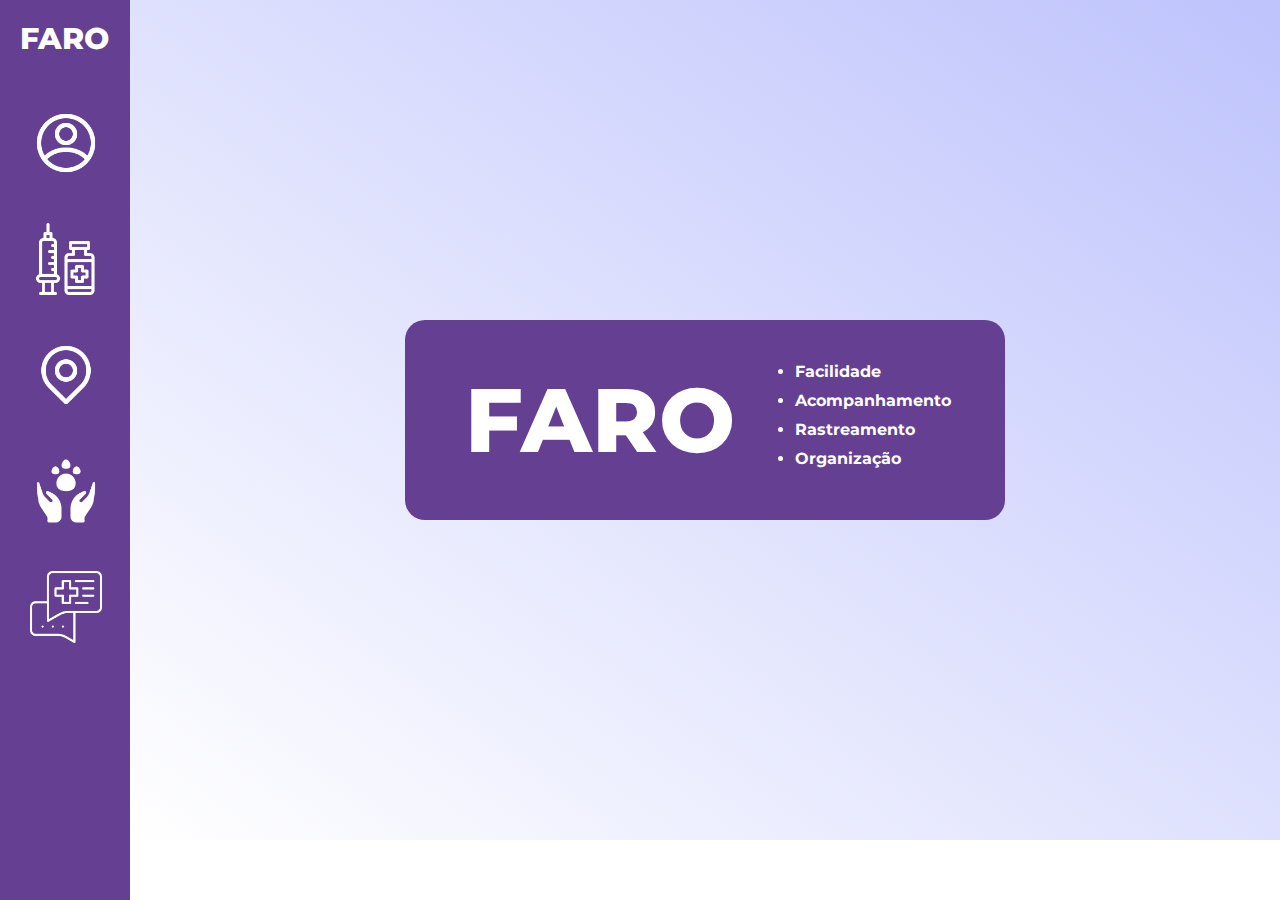
<file: index.html>
<!DOCTYPE html>
<html lang="pt-br">
<head>
    <meta charset="UTF-8">
    <meta name="viewport" content="width=device-width, initial-scale=1.0">
    <title>Landing Page</title>
    <link rel="stylesheet" href="styles.css">
    <style id="montserrat">
        @import url('https://fonts.googleapis.com/css2?family=Montserrat:ital,wght@0,100..900;1,100..900&display=swap');
    </style>
</head>
<body>
    <div id="shoulder">
        <div id="logo">FARO</div>
        <div id="menu">
            <ul>
                <li><a href="#"><img class="icon" src="assets/profile_icon.png" alt="Perfil"></a></li>
                <li><a href="#"><img class="icon" src="assets/vaccine_icon.png" alt="Cartão de vacinas"></a></li>
                <li><a href="#"><img class="icon" src="assets/finder_icon.png" alt="Perdi meu peto/Doar"></a></li>
                <li><a href="#"><img class="icon" src="assets/services_icon.png" alt="Agregador e serviços"></a></li>
                <li><a href="#"><img class="icon" src="assets/forum_icon.png" alt="Fórum e artigos"></a></li>
            </ul>
        </div>
    </div>
    <div id="content">
        <div id="center-card">
            <div id="logo-big">FARO</div>
            <ul>
                <li>Facilidade</li>
                <li>Acompanhamento</li>
                <li>Rastreamento</li>
                <li>Organização</li>
            </ul>
        </div>
    </div>
</body>
</html>
</file>
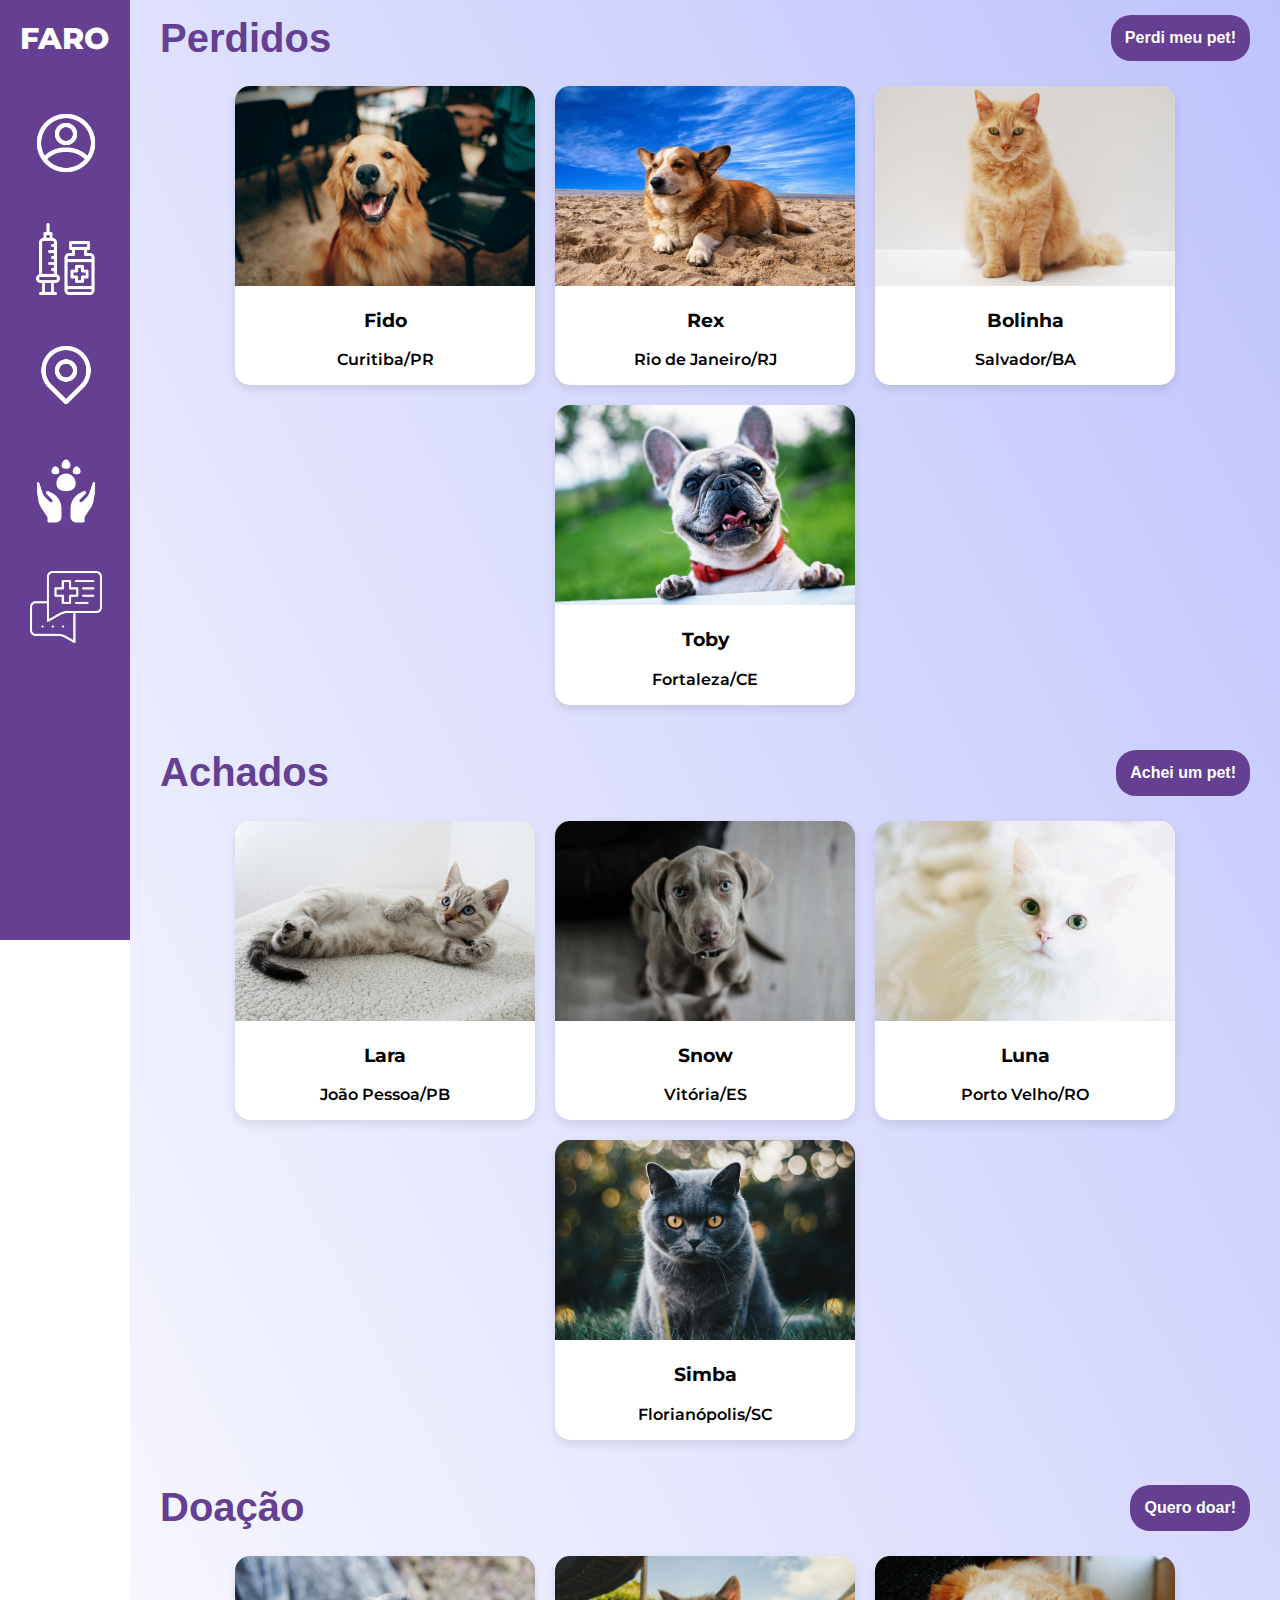
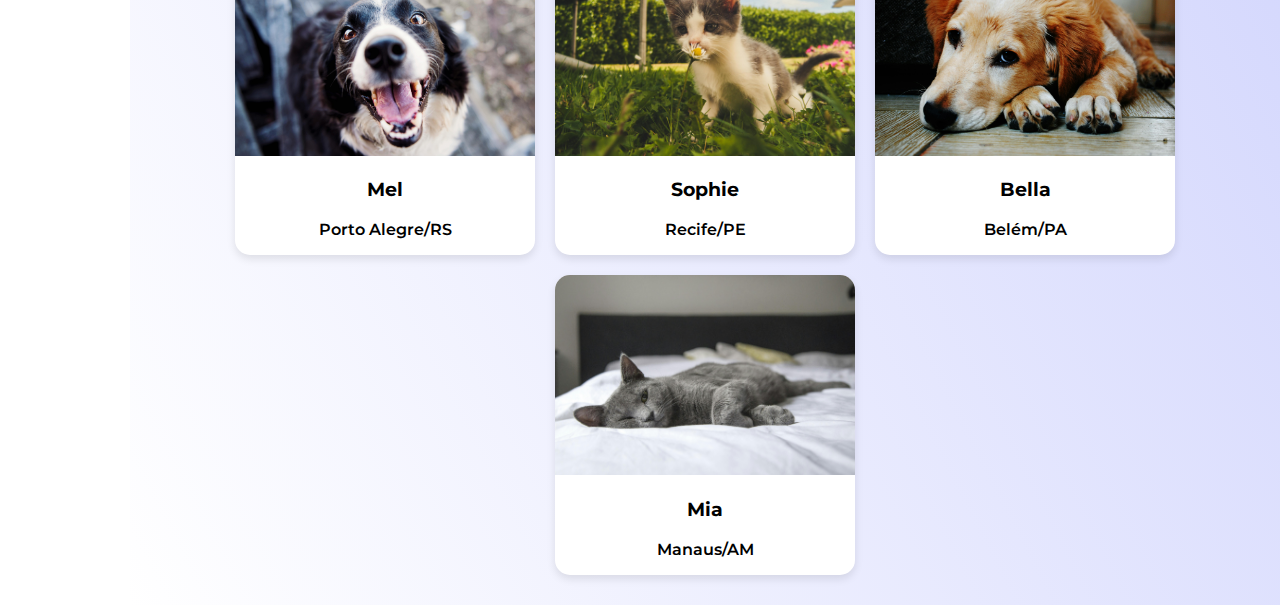
<file: lost-and-found.html>
<!DOCTYPE html>
<html lang="pt-br">
<head>
    <meta charset="UTF-8">
    <meta name="viewport" content="width=device-width, initial-scale=1.0">
    <title>Achados, Perdidos e Doações</title>
    <link rel="stylesheet" href="lost-and-found.css">
    <style id="montserrat">
        @import url('https://fonts.googleapis.com/css2?family=Montserrat:ital,wght@0,100..900;1,100..900&display=swap');
    </style>
    <script src="lost-and-found.js"></script>
</head>
<body>
    <div id="shoulder">
        <div id="logo" onclick="">FARO</div>
        <div id="menu">
            <ul>
                <li><a href="#"><img class="icon" src="assets/profile_icon.png" alt="Perfil"></a></li>
                <li><a href="#"><img class="icon" src="assets/vaccine_icon.png" alt="Cartão de vacinas"></a></li>
                <li><a href="lost-and-found.html"><img class="icon" src="assets/finder_icon.png" alt="Perdi meu peto/Doar"></a></li>
                <li><a href="#"><img class="icon" src="assets/services_icon.png" alt="Agregador e serviços"></a></li>
                <li><a href="#"><img class="icon" src="assets/forum_icon.png" alt="Fórum e artigos"></a></li>
            </ul>
        </div>
    </div>
    <div id="content">
        <div class="card-row" id="perdidos">
            <div class="category-header">
                <div class="category-title">Perdidos</div>
                <button onclick="window.location.href = 'index.html'" class="category-button">Perdi meu pet!</button>
            </div>
            <!-- Cards de animais perdidos serão adicionados aqui -->
        </div>
        <div class="card-row" id="achados">
            <div class="category-header">
                <div class="category-title">Achados</div>
                <button class="category-button">Achei um pet!</button>
            </div>
            <!-- Cards de animais achados serão adicionados aqui -->
        </div>
        <div class="card-row" id="doacao">
            <div class="category-header">
                <div class="category-title">Doação</div>
                <button class="category-button">Quero doar!</button>
            </div>
            <!-- Cards de animais para doação serão adicionados aqui -->
        </div>
    </div>
    
    
</body>
</html>
</file>
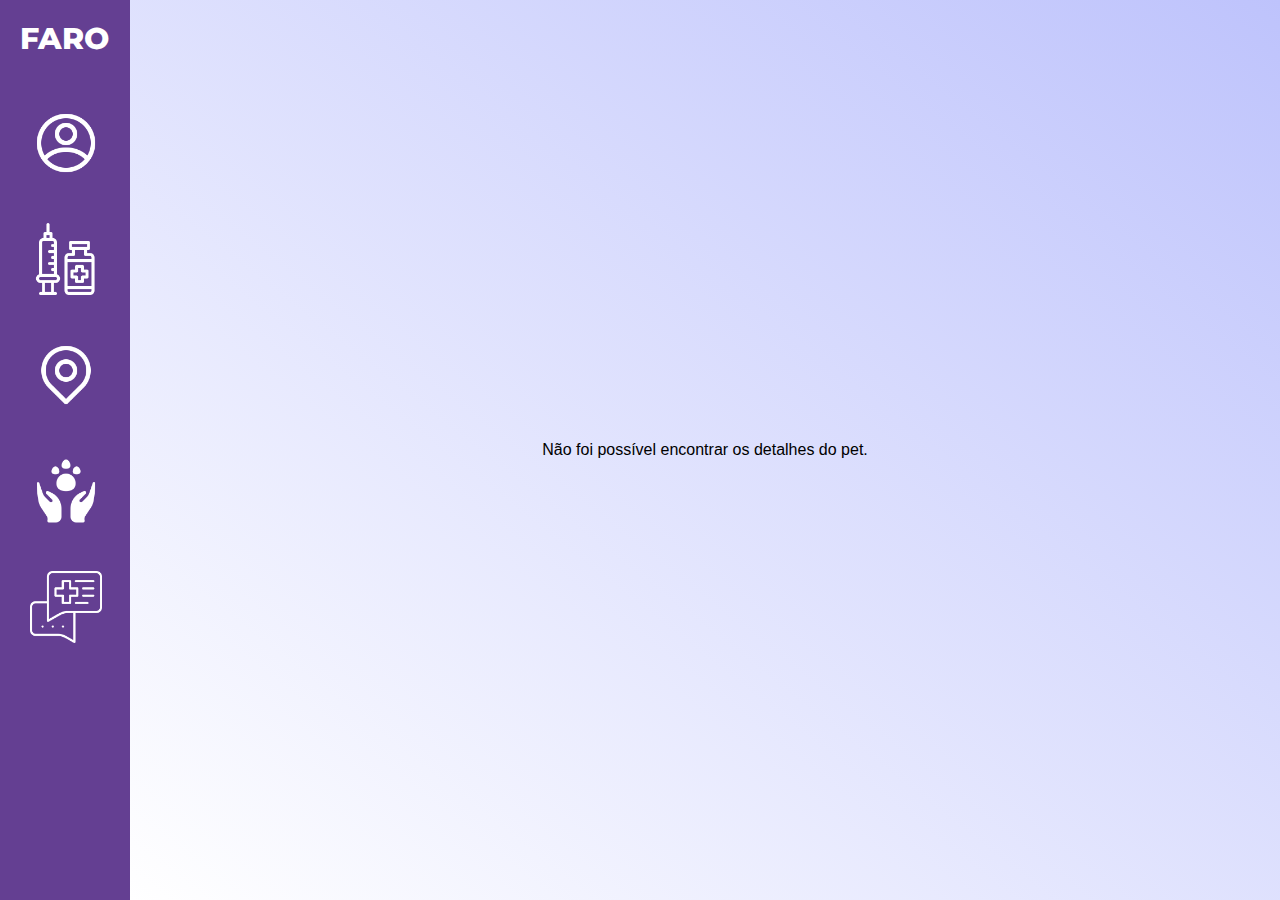
<file: pet-details.html>
<!DOCTYPE html>
<html lang="pt-br">
<head>
    <meta charset="UTF-8">
    <meta name="viewport" content="width=device-width, initial-scale=1.0">
    <title>Detalhes do Pet</title>
    <link rel="stylesheet" href="pet-details.css">
    <style id="montserrat">
        @import url('https://fonts.googleapis.com/css2?family=Montserrat:ital,wght@0,100..900;1,100..900&display=swap');
    </style>
    <script src="pet-details.js"></script>
</head>
<body>
    <div id="shoulder">
        <div id="logo">FARO</div>
        <div id="menu">
            <ul>
                <li><a href="#"><img class="icon" src="assets/profile_icon.png" alt="Perfil"></a></li>
                <li><a href="#"><img class="icon" src="assets/vaccine_icon.png" alt="Cartão de vacinas"></a></li>
                <li><a href="lost-and-found.html"><img class="icon" src="assets/finder_icon.png" alt="Perdi meu peto/Doar"></a></li>
                <li><a href="#"><img class="icon" src="assets/services_icon.png" alt="Agregador e serviços"></a></li>
                <li><a href="#"><img class="icon" src="assets/forum_icon.png" alt="Fórum e artigos"></a></li>
            </ul>
        </div>
    </div>
    <div id="content">
        <!-- Detalhes do pet serão adicionados aqui -->
    </div>
</body>
</html>
</file>
<file: styles.css>
body {
    margin: 0;
    padding: 0;
    font-family: Arial, sans-serif;
}

#shoulder {
    background-color: #643F92;
    color: #ffffff;
    padding: 20px;
    position: fixed;
    top: 0;
    left: 0;
    width: 90px; /* Largura shoulder */
    height: 100%; /* Altura da tela */
}

#menu {
    margin-top: 50px; /* Espaçamento da logo */
}

#logo {
    font-family: "Montserrat", sans-serif;
    font-weight: 800;
    font-size: 30px;
}


#menu ul {
    list-style-type: none;
    padding: 0;
}

#menu ul li {
    margin-bottom: 10px;
    filter: invert(1);
    margin-top: 40px;
}

#menu ul li img{
    width: 80%;
    height: 100%;
    padding-left: 10px;
}

#menu ul li a {
    color: #ffffff;
    text-decoration: none;
}

#content {
    background: linear-gradient(to top right, #ffffff, #BEC3FC);
    height: calc(100vh - 60px); /*Ajusta de acordo com a altura*/
    display: flex;
    justify-content: center;
    align-items: center;
    position: absolute;
    left: 130px; /*Largura do shoulder*/
    width: calc(100% - 130px); /*Espaço restante após o shoulder*/
}

#center-card {
    width: 600px;
    height: 200px;
    background-color: #643F92;
    border-radius: 20px;
    display: flex;
    flex-direction: column;
    justify-content: center;
    position: relative;
}

#logo-big {
    font-family: Montserrat, sans-serif;
    color: #ffffff;
    font-weight: 800;
    font-size: 90px;
    position: absolute;
    text-align: left;
    padding-left: 10%;
}

#center-card ul {
    color: #ffffff;
    font-family: Montserrat;
    font-weight: 700;
    text-align: left; /*Em relação a lista*/
    position: absolute;
    padding-left: 65%;
}

#center-card ul li {
    margin-bottom: 10px;
}
</file>
<file: lost-and-found.css>
body {
    margin: 0;
    padding: 0;
    font-family: Arial, sans-serif;
}

#shoulder {
    background-color: #643F92;
    color: #ffffff;
    padding: 20px;
    position: fixed;
    top: 0;
    left: 0;
    width: 90px; /* Largura shoulder */
    height: 100%; /* Altura da tela */
}

#menu {
    margin-top: 50px; /* Espaçamento da logo */
}

#logo {
    font-family: "Montserrat", sans-serif;
    font-weight: 800;
    font-size: 30px;
}

#menu ul {
    list-style-type: none;
    padding: 0;
}

#menu ul li {
    margin-bottom: 10px;
    filter: invert(1);
    margin-top: 40px;
}

#menu ul li img{
    width: 80%;
    height: 100%;
    padding-left: 10px;
}

#menu ul li a {
    color: #ffffff;
    text-decoration: none;
}

#content {
    background: linear-gradient(to top right, #ffffff, #BEC3FC);
    display: flex;
    flex-wrap: wrap;
    justify-content: center;
    align-items: center;
    position: absolute;
    left: 130px; /*Largura do shoulder*/
    width: calc(100% - 130px); /*Espaço restante após o shoulder*/
}

.card-row {
    flex: 1 1 100%; 
    display: flex; 
    flex-wrap: wrap; 
    margin-bottom: 20px; 
    justify-content: center;
}

.card {
    background-color: #ffffff; /* Cor de fundo branca */
    border-radius: 15px; /* Bordas arredondadas */
    width: 300px; /* Largura do card */
    margin: 10px; /* Margem */
    box-shadow: 0 4px 8px rgba(0, 0, 0, 0.1); /* Sombra */
}

.card:hover{
    cursor: pointer;
    transform: scale(1.05);
}

.card img {
    width: 100%; 
    height: 100%;
    max-height: 200px;
    object-fit: cover;
    border-top-left-radius: 15px; 
    border-top-right-radius: 15px;
}

.card .info {
    padding: 5px;
    display: flex; 
    flex-direction: column; 
    justify-content: center; 
    align-items: center; 
    font-family: "Montserrat", sans-serif;
    font-weight: 800;
    color: #000000;
    text-align: center;
}

.card .info h3, .perdido, .achado, .doacao {
    text-align: center;
    font-family: Montserrat;
}

.card .info p, .perdido p, .achado p, .doacao p{
    text-align: center;
    font-weight: 600;
}

.category-header {
    display: flex; 
    flex-wrap: wrap;
    flex: 1 1 100%;
    justify-content: space-between;
    align-items: center; 
    margin: 15px 30px;
}

.category-title {
    color: #643F92; 
    font-size: 40px;
    font-weight: 800;
    margin-right: auto; /* Alinhar esquerda */
}

.category-button {
    background-color: #643F92; 
    color: #ffffff;
    border: none;
    padding: 14px;
    border-radius: 20px;
    cursor: pointer;
    font-size: 16px;
    font-weight: 600;
}

.category-button:hover {
    transform: scale(1.05);
}
</file>
<file: pet-details.css>
body {
    margin: 0;
    padding: 0;
    font-family: Arial, sans-serif;
}

#shoulder {
    background-color: #643F92;
    color: #ffffff;
    padding: 20px;
    position: fixed;
    top: 0;
    left: 0;
    width: 90px; /* Largura shoulder */
    height: 100%; /* Altura da tela */
}

#menu {
    margin-top: 50px; /* Espaçamento da logo */
}

#logo {
    font-family: "Montserrat", sans-serif;
    font-weight: 800;
    font-size: 30px;
}

#menu ul {
    list-style-type: none;
    padding: 0;
}

#menu ul li {
    margin-bottom: 10px;
    filter: invert(1);
    margin-top: 40px;
}

#menu ul li img{
    width: 80%;
    height: 100%;
    padding-left: 10px;
}

#menu ul li a {
    color: #ffffff;
    text-decoration: none;
}

#content {
    background: linear-gradient(to top right, #ffffff, #BEC3FC);
    display: flex;
    flex-wrap: wrap;
    justify-content: center;
    align-items: center;
    position: absolute;
    left: 130px; /*Largura do shoulder*/
    width: calc(100% - 130px); /*Espaço restante após o shoulder*/
    height: 100%;
}

.card-row {
    flex: 1 1 100%; 
    display: flex; 
    flex-wrap: wrap; 
    margin-bottom: 20px; 
    justify-content: center;
}

.card {
    background-color: #ffffff; /* Cor de fundo branca */
    border-radius: 15px; /* Bordas arredondadas */
    width: auto; 
    height: auto;
    margin: 10px; /* Margem */
    box-shadow: 0 4px 8px rgba(0, 0, 0, 0.1); /* Sombra */
}

.card:hover{
    cursor: pointer;
}

.card img {
    width: 100%; 
    height: 100%;
    max-height: 50vh;
    object-fit: cover;
    border-top-left-radius: 15px; 
    border-top-right-radius: 15px;
}

.card .info {
    padding: 5px;
    display: flex; 
    flex-direction: column; 
    justify-content: center; 
    align-items: center; 
    font-family: "Montserrat", sans-serif;
    font-weight: 800;
    color: #000000;
    text-align: center;
}

.card .info h3, .perdido, .achado, .doacao {
    text-align: center;
    font-family: Montserrat;
}

.card .info p, .perdido p, .achado p, .doacao p{
    text-align: center;
    font-weight: 600;
}

.card .info h3, .perdido h3, .achado h3, .doacao h3{
    text-align: center;
    font-weight: 800;
    font-size: 50px;
    padding: 0%;
    margin-bottom: 15px;
}

.category-header {
    display: flex; 
    flex-wrap: wrap;
    flex: 1 1 100%;
    justify-content: space-between;
    align-items: center; 
    margin: 15px 30px;
}

.category-title {
    color: #643F92; 
    font-size: 40px;
    font-weight: 800;
    margin-right: auto; /* Alinhar esquerda */
}

.category-button {
    background-color: #643F92; 
    color: #ffffff;
    border: none;
    padding: 14px;
    border-radius: 20px;
    cursor: pointer;
    font-size: 16px;
    font-weight: 600;
}
</file>
